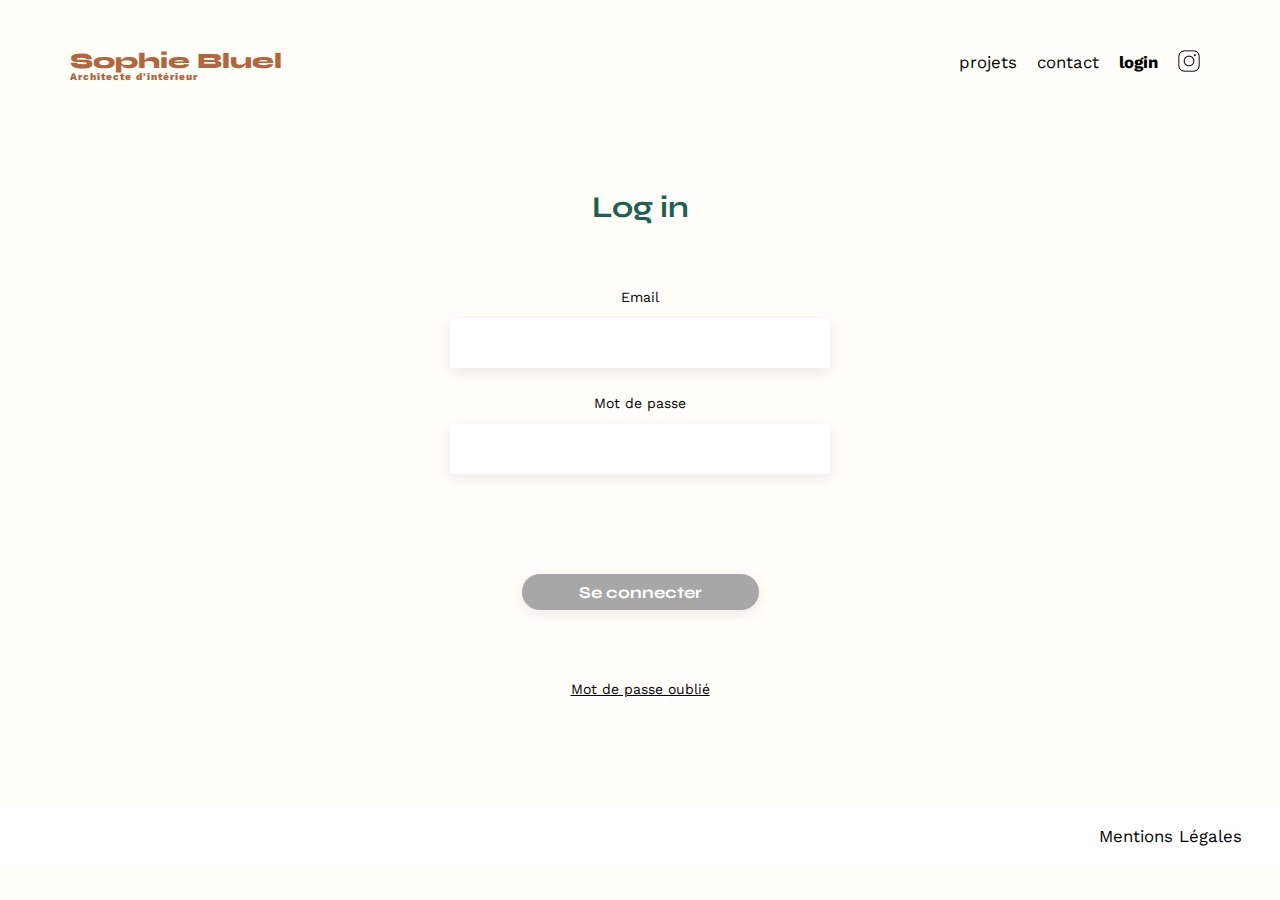
<file: FrontEnd/login.html>
<!DOCTYPE html>
<html lang="fr">

<head>
  <meta charset="UTF-8">
  <title>Sophie Bluel - Architecte d'intérieur/login</title>
  <meta name="viewport" content="width=device-width, initial-scale=1.0">
  <link rel="preconnect" href="https://fonts.googleapis.com">
  <link rel="preconnect" href="https://fonts.gstatic.com" crossorigin>
  <link href="https://fonts.googleapis.com/css2?family=Syne:wght@700;800&family=Work+Sans&display=swap"
    rel="stylesheet">
  <link rel="shortcut icon" href="#">
  <meta name="description" content="">
  <link rel="stylesheet" href="./assets/styles/style.css">
  <script src="./assets/scripts/login.js" defer></script>
</head>

<body>
  <header>
    <h1><a href="./index.html">Sophie Bluel</a><span>Architecte d'intérieur</span></h1>
    <nav>
      <ul>
        <li><a href="#">projets</a></li>
        <li><a href="#">contact</a></li>
        <li><a href="./login.html" id="login">login</a></li>
        <li><img src="./assets/icons/instagram.png" alt="Instagram"></li>
      </ul>
    </nav>
  </header>

  <main>
    <section id="connexion">
      <h2>Log in</h2>
      <form method="POST" id="loginForm">
        <p>Email</p>
        <input type="email" id="email" name="email" autocomplete="email">
        <p>Mot de passe</p>
        <input type="password" id="password" name="password" autocomplete="current-password">
        <input type="submit" id="btn-submit" value="Se connecter">
        <p id="error-message"></p>
      </form>
      <span>Mot de passe oublié</span>
    </section>
  </main>

  <footer>
    <nav>
      <ul>
        <li>Mentions Légales</li>
      </ul>
    </nav>
  </footer>
</body>

</html>
</file>
<file: FrontEnd/assets/styles/style.css>
/* http://meyerweb.com/eric/tools/css/reset/
   v2.0 | 20110126
   License: none (public domain)
*/

html,
body,
div,
span,
applet,
object,
iframe,
h1,
h2,
h3,
h4,
h5,
h6,
p,
blockquote,
pre,
a,
abbr,
acronym,
address,
big,
cite,
code,
del,
dfn,
em,
img,
ins,
kbd,
q,
s,
samp,
small,
strike,
strong,
sub,
sup,
tt,
var,
b,
u,
i,
center,
dl,
dt,
dd,
ol,
ul,
li,
fieldset,
form,
label,
legend,
table,
caption,
tbody,
tfoot,
thead,
tr,
th,
td,
article,
aside,
canvas,
details,
embed,
figure,
figcaption,
footer,
header,
hgroup,
menu,
nav,
output,
ruby,
section,
summary,
time,
mark,
audio,
video {
	margin: 0;
	padding: 0;
	border: 0;
	font-size: 100%;
	font: inherit;
	vertical-align: baseline;
}

/* HTML5 display-role reset for older browsers */
article,
aside,
details,
figcaption,
figure,
footer,
header,
hgroup,
menu,
nav,
section {
	display: block;
}

* {
	box-sizing: border-box;
}

body {
	line-height: 1;
	background-color: #FFFEF8;
}

a {
	text-decoration: none;
	color: inherit;
}

ol,
ul {
	list-style: none;
}

blockquote,
q {
	quotes: none;
}

blockquote:before,
blockquote:after,
q:before,
q:after {
	content: "";
	content: none;
}

.button {
	background-color: transparent;
	color: #1d6154;
	font-family: "Syne";
	font-weight: 700;
	border: 1px solid #1d6154;
	border-radius: 60px;
	padding: 8px 10px;
	min-width: 100px;
	margin-right: 15px;
}

.button:hover {
	background-color: #1d6154;
	color: white;
	transition: 0.2s;
}

table {
	border-collapse: collapse;
	border-spacing: 0;
}

/** end reset css**/
body {
	margin: auto;
	font-family: "Work Sans";
	font-size: 14px;
}

header {
	max-width: 1140px;
	display: flex;
	justify-content: space-between;
	margin: 50px auto;
}

section {
	max-width: 1140px;
	margin: 50px auto;
}

h1 {
	display: flex;
	flex-direction: column;
	font-family: "Syne";
	font-size: 22px;
	font-weight: 800;
	color: #b1663c;
}

h1>span {
	font-family: "Work Sans";
	font-size: 10px;
	letter-spacing: 0.1em;
}

h2 {
	font-family: "Syne";
	font-weight: 700;
	font-size: 30px;
	color: #1d6154;
}

nav ul {
	display: flex;
	align-items: center;
	list-style-type: none;
}

nav li {
	padding: 0 10px;
	font-size: 1.2em;
}

/* Pour redimensionner l'icone instagram */
nav img {
	height: 22px;
}

li:hover {
	color: #b1663c;
}

li img:hover {
	scale: 1.2;
	transition: 0.2s ease-in-out;
}

#introduction {
	display: grid;
	grid-template-columns: 1fr 1fr;
	align-items: center;
	margin: 100px auto;
}

#introduction figure {
	flex: 1;


}

#introduction img {
	display: block;
	margin-left: 108px;
	width: 80%;
}

#introduction article {
	flex: 1;
	margin-left: 50px;
	margin-right: 80px;
}

#introduction h2 {
	margin-bottom: 1em;
}

#introduction p {
	color: #3D3D3D;
	margin-bottom: 0.5em;
	margin-right: 37px;
	line-height: 1.2rem;
}

#portfolio {
	padding-top: 40px;
}

#portfolio h2 {
	margin: 0 auto;
}

#portfolio p {
	display: none;
}

.category-menu {
	text-align: center;
	margin: 0 auto;
	padding-top: 50px;
}

.gallery {
	width: 81%;
	display: grid;
	grid-template-columns: 1fr 1fr 1fr;
	grid-column-gap: 20px;
	grid-row-gap: 20px;
	margin: 50px auto 0;
}

.gallery img {
	width: 100%;
}

.gallery figcaption {
	color: #3D3D3D;
	padding-top: 8px;
}


#contact {
	/* Modification de la widht pour que celle ci soit équivalente à la maquette */
	width: 33%;
	margin: auto;
}

#contact>* {
	text-align: center;
}

#contact form {
	text-align: left;
	margin-top: 30px;
	display: flex;
	flex-direction: column;
}

#contact input {
	height: 50px;
	font-size: 1.2em;
	border: none;
	box-shadow: 0px 4px 14px rgba(0, 0, 0, 0.09);
	outline: none;
}

#contact label {
	margin: 2em 0 1em 0;
}

#contact textarea {
	border: none;
	box-shadow: 0px 4px 14px rgba(0, 0, 0, 0.09);
	/* Ajout de cette propriété pour que l'utilisateur ne redimensionne pas le textarea */
	resize: none;
	outline: none;
}

input[type="submit"] {
	font-family: "Syne";
	font-weight: 700;
	color: white;
	background-color: #1d6154;
	margin: 2em auto;
	width: 180px;
	max-height: 36px;
	text-align: center;
	border-radius: 60px;
}

#login {
	font-weight: 700;
}

#connexion {
	display: flex;
	flex-direction: column;
	justify-content: center;
	align-items: center;
	margin: 110px auto;
}

#connexion h2 {
	text-align: center;
	margin-bottom: 40px;
}

#connexion form {
	display: flex;
	flex-direction: column;
	width: 380px;
}

#connexion p {
	margin: 2em auto 1em;
}

#connexion input {
	height: 50px;
	font-size: 1.2em;
	border: none;
	box-shadow: 0px 4px 14px rgba(0, 0, 0, 0.09);
	outline: none;
}

#error-message {
	color: red;
}

#connexion span {
	text-decoration: underline;
	cursor: pointer;
}

footer {
	display: flex;
	justify-content: end;
	align-items: center;
	background-color: white;
	height: 60px;
}

footer nav ul {
	display: flex;
	justify-content: flex-end;
	align-items: center;
	margin: 2em;
	cursor: pointer;
}

/* ----- Styles pour le mode édition ----- */
/* Partie bannière */
.banner {
	height: 60px;
	background-color: black;
	color: white;
	display: flex;
	align-items: center;
	justify-content: center;
	margin-bottom: 20px;
}

/* Partie mes projets 'modifier' */
.my-project {
	display: flex;
	flex-wrap: wrap;
	justify-content: center;
	align-items: center;
	gap: 15px;
}

.js-modal {
	color: black;
	font-family: 'Work Sans';
	font-size: 14px;
	font-weight: 400;
}

.js-modal i {
	margin-right: 15px;
}

/* Partie modale */

.modal {
	position: fixed;
	display: flex;
	justify-content: center;
	align-items: center;
	top: 0;
	left: 0;
	width: 100%;
	height: 100%;
	background: rgba(0, 0, 0, 0.7);
}

.modal-wrapper {
	display: flex;
	flex-direction: column;
	justify-content: space-between;
	align-items: center;
	position: relative;
	overflow: auto;
	width: 630px;
	height: 688px;
	max-width: calc(100vw - 20px);
	padding: 20px;
	max-height: calc(100vh - 20px);
	background-color: #fff;
	border-radius: 10px;
}

.modal-wrapper::before {
	content: '';
	position: absolute;
	top: 560px;
	left: 104px;
	border: 1px solid #B3B3B3;
	width: 420px;
}

.modal-header {
	display: flex;
	justify-content: space-between;
	width: 100%;
}

.js-modal-close {
	display: flex;
	justify-content: end;
	background: none;
	color: black;
	border: none;
	font-size: 22px;
	padding: 0;
	width: 100%;
}

.js-modal-back {
	background: none;
	color: black;
	border: none;
	font-size: 22px;
	padding: 0;
}

.js-modal-close i,
.js-modal-back i {
	cursor: pointer;
}

.modal h2 {
	margin: 0;
	color: black;
	font-family: "Work Sans";
	font-weight: 400;
}

.btn-modal {
	display: flex;
	align-items: flex-end;
	height: 100%;
	padding: 20px;
	width: 420px;
	position: relative;
}

.btn-modal button {

	margin: 0 auto;
	width: 237px;
	height: 36px;
	border: none;
	border-radius: 25px;
	background-color: #1d6154;
	color: white;
	font-family: "Syne";
}

/* Ajoutez ce code CSS à votre fichier style.css */


.galleryModal {
	display: grid;
	grid-template-columns: repeat(5, 1fr);
	justify-content: center;
	align-items: center;
	margin-top: 40px;
	grid-row-gap: 30px;
	grid-column-gap: 8px;
}

.modal-figure {
	position: relative;
}

.modal-figure img {
	width: 80px;
	height: 103px;
	/* Ajustez la taille des figures selon vos besoins */
}

.modal-figure figcaption {
	display: none;
}

.modal-figure i {
	cursor: pointer;
	position: absolute;
	top: 3px;
	left: 60px;
	width: 17px;
	height: 17px;
	background-color: black;
	color: white;
	display: flex;
	justify-content: center;
	align-items: center;
}


.js-ajout-photo {
	align-items: end;
	margin-top: auto;
	margin-bottom: 20px;
	width: 237px;
	height: 36px;
	color: white;
	background-color: #1d6154;
	border: none;
	border-radius: 25px;
	cursor: pointer;
}

/* Vue modale 2 */


.photo-container {
	width: 420px;
	height: 169px;
	background-color: #E8F1F6;
	display: flex;
	flex-direction: column;
	justify-content: center;
	align-items: center;
	margin-top: 40px;
}

.photo-container i {
	color: #B9C5CC;
	font-size: 69px;
	margin: auto;
}

.photo-container button {
	width: 173px;
	height: 36px;
	border: none;
	border-radius: 25px;
	color: #306685;
	background-color: #CBD6DC;
	position: relative;
}

form input[type="file"] {
	position: absolute;
	font-size: 20px;
	left: 232px;
	top: 215px;
	opacity: 0;
}

.photo-container span {
	font-size: 10px;
	margin: auto;
}

.ajout {
	padding-top: 30px;
}

.ajout input,
select {
	height: 51px;
	font-size: 1.2em;
	border: none;
	box-shadow: 0px 4px 14px rgba(0, 0, 0, 0.09);
	outline: none;
	width: 100%;
	margin-top: 15px;
}

form input[type="submit"] {
	margin-top: 100px;
	margin-bottom: 30px;
	width: 237px;
	height: 36px;
	display: flex;
	border: none;
	background-color: #A7A7A7;
}

#btn-submit {
	cursor: pointer;
}

#btn-submit.valid {
	background-color: #1d6154;
}
</file>
